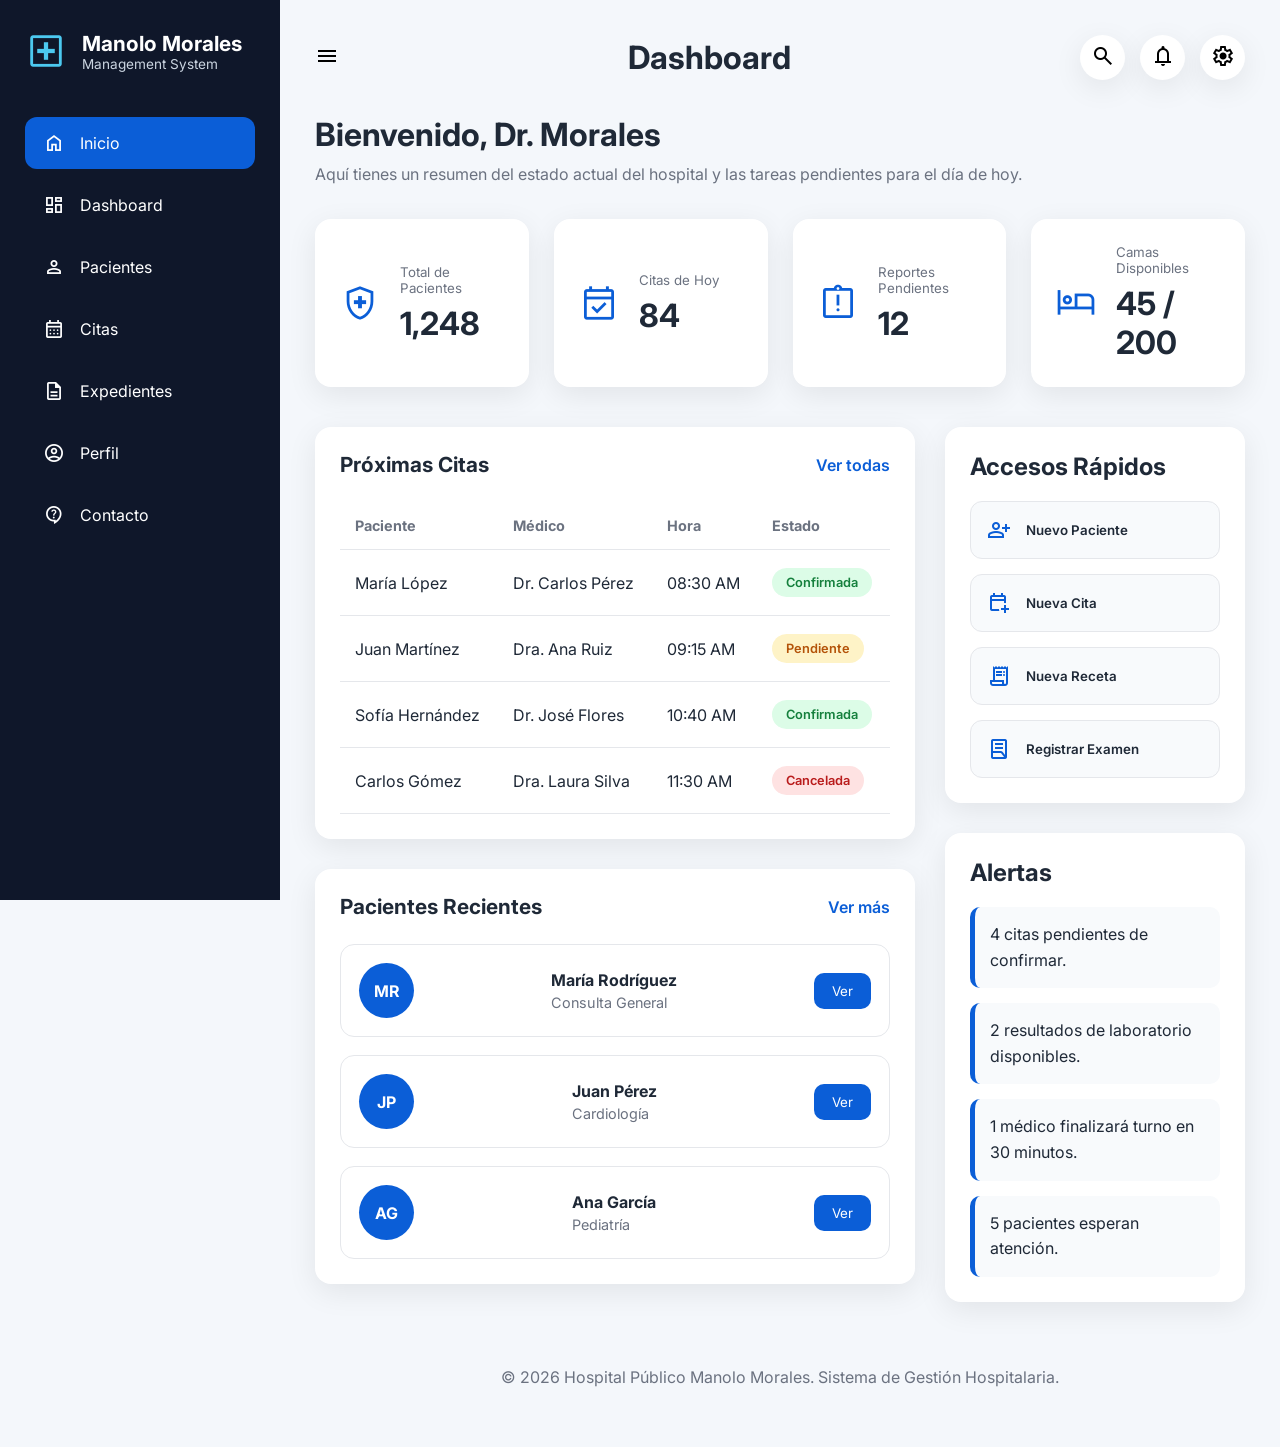
<file: assets/html/dashboard.html>
<!DOCTYPE html>
<html lang="es">

<head>

    <meta charset="UTF-8">

    <meta name="viewport"
          content="width=device-width, initial-scale=1.0">

    <title>Dashboard | Hospital Público Manolo Morales</title>

    <!-- Google Fonts -->

    <link rel="preconnect"
          href="https://fonts.googleapis.com">

    <link rel="preconnect"
          href="https://fonts.gstatic.com"
          crossorigin>

    <link href="https://fonts.googleapis.com/css2?family=Inter:wght@400;500;600;700&display=swap"
          rel="stylesheet">

    <!-- Material Symbols -->

    <link href="https://fonts.googleapis.com/css2?family=Material+Symbols+Outlined"
          rel="stylesheet">

    <!-- CSS -->

    <link rel="stylesheet"
          href="/assets/css/dashboard.css">


</head>

<body>

<div class="dashboard">

    <!--====================================
                    SIDEBAR
    =====================================-->

    <aside class="sidebar">

        <div class="logo">

            <span class="material-symbols-outlined">

                local_hospital

            </span>

            <div>

                <h2>

                    Manolo Morales

                </h2>

                <p>

                    Management System

                </p>

            </div>

        </div>

        <nav>

            <ul>

                <li class="active">

                    <a href="#">

                        <span class="material-symbols-outlined">

                            home

                        </span>

                        Inicio

                    </a>

                </li>

                <li>

                    <a href="#">

                        <span class="material-symbols-outlined">

                            dashboard

                        </span>

                        Dashboard

                    </a>

                </li>

                <li>

                    <a href="#">

                        <span class="material-symbols-outlined">

                            person

                        </span>

                        Pacientes

                    </a>

                </li>

                <li>

                    <a href="#">

                        <span class="material-symbols-outlined">

                            calendar_month

                        </span>

                        Citas

                    </a>

                </li>

                <li>

                    <a href="#">

                        <span class="material-symbols-outlined">

                            description

                        </span>

                        Expedientes

                    </a>

                </li>

                <li>

                    <a href="#">

                        <span class="material-symbols-outlined">

                            account_circle

                        </span>

                        Perfil

                    </a>

                </li>

                <li>

                    <a href="#">

                        <span class="material-symbols-outlined">

                            contact_support

                        </span>

                        Contacto

                    </a>

                </li>

            </ul>

        </nav>

    </aside>

    <!--====================================
                  CONTENIDO
    =====================================-->

    <main class="content">

        <!-- Topbar -->

        <header class="topbar">

            <h1>

                Dashboard

            </h1>

            <div class="topbar-actions">

                <button>

                    <span class="material-symbols-outlined">

                        search

                    </span>

                </button>

                <button>

                    <span class="material-symbols-outlined">

                        notifications

                    </span>

                </button>

                <button>

                    <span class="material-symbols-outlined">

                        settings

                    </span>

                </button>

            </div>

        </header>

        <!-- Bienvenida -->

        <section class="welcome">

            <h2>

                Bienvenido, Dr. Morales

            </h2>

            <p>

                Aquí tienes un resumen del estado actual del hospital
                y las tareas pendientes para el día de hoy.

            </p>

        </section>

        <!-- Tarjetas -->

        <section class="stats">

            <article class="stat-card">

                <span class="material-symbols-outlined">

                    health_and_safety

                </span>

                <div>

                    <small>

                        Total de Pacientes

                    </small>

                    <h2>

                        1,248

                    </h2>

                </div>

            </article>

            <article class="stat-card">

                <span class="material-symbols-outlined">

                    event_available

                </span>

                <div>

                    <small>

                        Citas de Hoy

                    </small>

                    <h2>

                        84

                    </h2>

                </div>

            </article>

            <article class="stat-card">

                <span class="material-symbols-outlined">

                    assignment_late

                </span>

                <div>

                    <small>

                        Reportes Pendientes

                    </small>

                    <h2>

                        12

                    </h2>

                </div>

            </article>

            <article class="stat-card">

                <span class="material-symbols-outlined">

                    hotel

                </span>

                <div>

                    <small>

                        Camas Disponibles

                    </small>

                    <h2>

                        45 / 200

                    </h2>

                </div>

            </article>

        </section>

                <!--====================================
                CONTENIDO PRINCIPAL
        =====================================-->

        <section class="dashboard-content">

            <!--====================================
                    PANEL IZQUIERDO
            =====================================-->

            <div class="dashboard-main">

                <!-- Próximas citas -->

                <section class="panel">

                    <div class="panel-header">

                        <h2>

                            Próximas Citas

                        </h2>

                        <a href="#">

                            Ver todas

                        </a>

                    </div>

                    <table class="appointments-table">

                        <thead>

                            <tr>

                                <th>Paciente</th>
                                <th>Médico</th>
                                <th>Hora</th>
                                <th>Estado</th>

                            </tr>

                        </thead>

                        <tbody>

                            <tr>

                                <td>María López</td>

                                <td>Dr. Carlos Pérez</td>

                                <td>08:30 AM</td>

                                <td>

                                    <span class="badge confirmed">

                                        Confirmada

                                    </span>

                                </td>

                            </tr>

                            <tr>

                                <td>Juan Martínez</td>

                                <td>Dra. Ana Ruiz</td>

                                <td>09:15 AM</td>

                                <td>

                                    <span class="badge pending">

                                        Pendiente

                                    </span>

                                </td>

                            </tr>

                            <tr>

                                <td>Sofía Hernández</td>

                                <td>Dr. José Flores</td>

                                <td>10:40 AM</td>

                                <td>

                                    <span class="badge confirmed">

                                        Confirmada

                                    </span>

                                </td>

                            </tr>

                            <tr>

                                <td>Carlos Gómez</td>

                                <td>Dra. Laura Silva</td>

                                <td>11:30 AM</td>

                                <td>

                                    <span class="badge cancelled">

                                        Cancelada

                                    </span>

                                </td>

                            </tr>

                        </tbody>

                    </table>

                </section>

                <!-- Pacientes recientes -->

                <section class="panel">

                    <div class="panel-header">

                        <h2>

                            Pacientes Recientes

                        </h2>

                        <a href="#">

                            Ver más

                        </a>

                    </div>

                    <div class="patient-list">

                        <article class="patient-card">

                            <div class="patient-avatar">

                                MR

                            </div>

                            <div>

                                <h3>

                                    María Rodríguez

                                </h3>

                                <p>

                                    Consulta General

                                </p>

                            </div>

                            <button>

                                Ver

                            </button>

                        </article>

                        <article class="patient-card">

                            <div class="patient-avatar">

                                JP

                            </div>

                            <div>

                                <h3>

                                    Juan Pérez

                                </h3>

                                <p>

                                    Cardiología

                                </p>

                            </div>

                            <button>

                                Ver

                            </button>

                        </article>

                        <article class="patient-card">

                            <div class="patient-avatar">

                                AG

                            </div>

                            <div>

                                <h3>

                                    Ana García

                                </h3>

                                <p>

                                    Pediatría

                                </p>

                            </div>

                            <button>

                                Ver

                            </button>

                        </article>

                    </div>

                </section>

            </div>

            <!--====================================
                    PANEL DERECHO
            =====================================-->

            <aside class="dashboard-sidebar">

                <section class="panel">

                    <h2>

                        Accesos Rápidos

                    </h2>

                    <div class="quick-actions">

                        <button>

                            <span class="material-symbols-outlined">

                                person_add

                            </span>

                            Nuevo Paciente

                        </button>

                        <button>

                            <span class="material-symbols-outlined">

                                calendar_add_on

                            </span>

                            Nueva Cita

                        </button>

                        <button>

                            <span class="material-symbols-outlined">

                                receipt_long

                            </span>

                            Nueva Receta

                        </button>

                        <button>

                            <span class="material-symbols-outlined">

                                lab_profile

                            </span>

                            Registrar Examen

                        </button>

                    </div>

                </section>

                <section class="panel">

                    <h2>

                        Alertas

                    </h2>

                    <ul class="alerts">

                        <li>

                            4 citas pendientes de confirmar.

                        </li>

                        <li>

                            2 resultados de laboratorio disponibles.

                        </li>

                        <li>

                            1 médico finalizará turno en 30 minutos.

                        </li>

                        <li>

                            5 pacientes esperan atención.

                        </li>

                    </ul>

                </section>

            </aside>

        </section>

                <!--====================================
                    FOOTER
        =====================================-->

        <footer class="dashboard-footer">

            <p>

                © 2026 Hospital Público Manolo Morales.
                Sistema de Gestión Hospitalaria.

            </p>

        </footer>

    </main>

</div>

<!--====================================
            MODAL NUEVA CITA
=====================================-->

<div class="modal" id="appointmentModal">

    <div class="modal-content">

        <div class="modal-header">

            <h2>

                Nueva Cita

            </h2>

            <button class="close-modal">

                <span class="material-symbols-outlined">

                    close

                </span>

            </button>

        </div>

        <form class="appointment-form">

            <div class="form-group">

                <label>

                    Paciente

                </label>

                <input
                    type="text"
                    placeholder="Nombre del paciente">

            </div>

            <div class="form-group">

                <label>

                    Especialidad

                </label>

                <select>

                    <option>

                        Seleccionar

                    </option>

                    <option>

                        Medicina General

                    </option>

                    <option>

                        Pediatría

                    </option>

                    <option>

                        Cardiología

                    </option>

                    <option>

                        Ginecología

                    </option>

                </select>

            </div>

            <div class="form-row">

                <div class="form-group">

                    <label>

                        Fecha

                    </label>

                    <input type="date">

                </div>

                <div class="form-group">

                    <label>

                        Hora

                    </label>

                    <input type="time">

                </div>

            </div>

            <div class="form-group">

                <label>

                    Observaciones

                </label>

                <textarea
                    rows="4"
                    placeholder="Escriba alguna observación..."></textarea>

            </div>

            <div class="form-buttons">

                <button
                    type="button"
                    class="btn btn-secondary">

                    Cancelar

                </button>

                <button
                    type="submit"
                    class="btn btn-primary">

                    Guardar Cita

                </button>

            </div>

        </form>

    </div>

</div>

<script src="/assets/js/dashboard.js"></script>

</body>

</html>
</file>
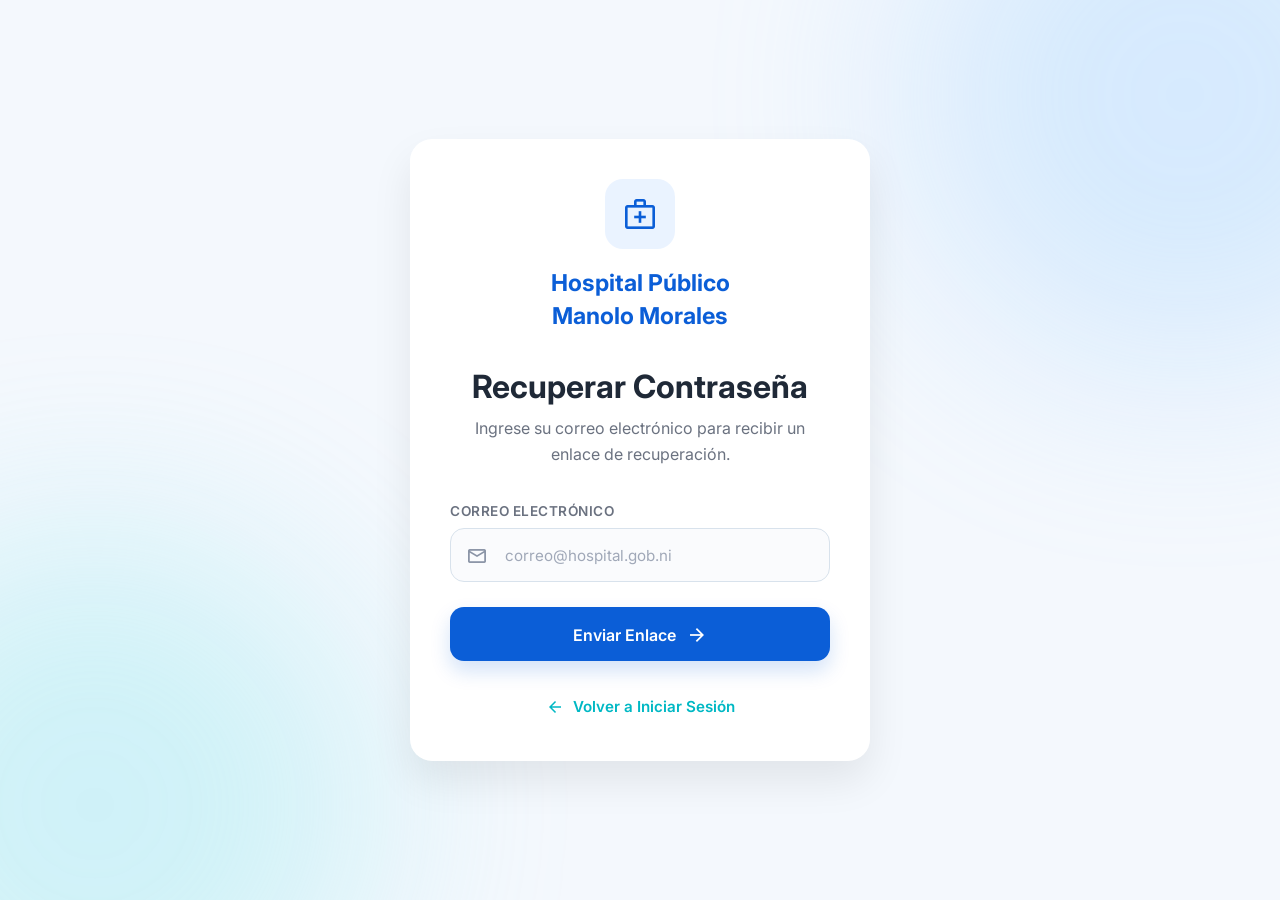
<file: assets/html/forgot-password.html>
<!DOCTYPE html>

<html lang="es">

<head>

    <meta charset="UTF-8">

    <meta name="viewport"
          content="width=device-width, initial-scale=1.0">

    <title>Recuperar Contraseña | Hospital Público Manolo Morales</title>

    <!-- Google Fonts -->

    <link rel="preconnect"
          href="https://fonts.googleapis.com">

    <link rel="preconnect"
          href="https://fonts.gstatic.com"
          crossorigin>

    <link href="https://fonts.googleapis.com/css2?family=Inter:wght@400;500;600;700&display=swap"
          rel="stylesheet">

    <!-- Material Symbols -->

    <link href="https://fonts.googleapis.com/css2?family=Material+Symbols+Outlined"
          rel="stylesheet">

    <!-- CSS -->

    <link rel="stylesheet"
          href="/assets/css/forgot-password.css">

</head>

<body>

    <!--==================================
            FONDO
    ===================================-->

    <div class="background">

        <div class="background-circle circle-1"></div>

        <div class="background-circle circle-2"></div>

    </div>

    <!--==================================
            RECUPERAR CONTRASEÑA
    ===================================-->

    <main class="forgot-container">

        <section class="forgot-card">

            <!-- Logo -->

            <div class="forgot-logo">

                <div class="logo-icon">

                    <span class="material-symbols-outlined">

                        medical_services

                    </span>

                </div>

                <h2>

                    Hospital Público<br>
                    Manolo Morales

                </h2>

            </div>

            <!-- Encabezado -->

            <header class="forgot-header">

                <h1>

                    Recuperar Contraseña

                </h1>

                <p>

                    Ingrese su correo electrónico para recibir un enlace de recuperación.

                </p>

            </header>

            <!-- Formulario -->

            <form
                id="forgotForm"
                class="forgot-form">

                <div class="form-group">

                    <label for="email">

                        Correo Electrónico

                    </label>

                    <div class="input-group">

                        <span class="material-symbols-outlined">

                            mail

                        </span>

                        <input
                            type="email"
                            id="email"
                            name="email"
                            placeholder="correo@hospital.gob.ni"
                            required>

                    </div>

                </div>

                <button
                    type="submit"
                    class="btn-send">

                    Enviar Enlace

                    <span class="material-symbols-outlined">

                        arrow_forward

                    </span>

                </button>

                                <!--==================================
                        BOTÓN
                ==================================-->

            </form>

            <!--==================================
                    FOOTER
            ==================================-->

            <footer class="forgot-footer">

                <a href="login.html">

                    <span class="material-symbols-outlined">

                        arrow_back

                    </span>

                    Volver a Iniciar Sesión

                </a>

            </footer>

        </section>

    </main>

    <script src="/assets/js/forgot-password.js"></script>

</body>

</html>
</file>
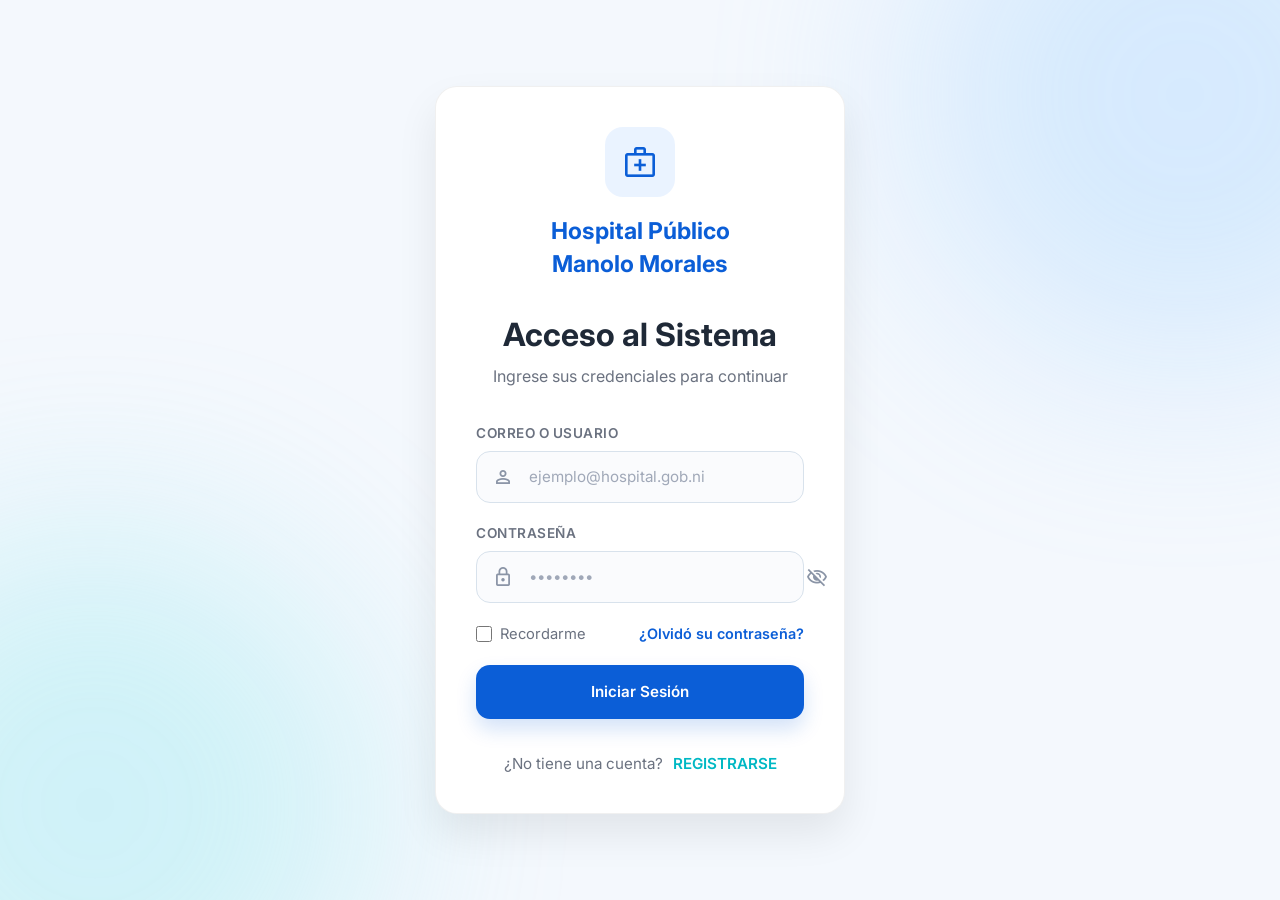
<file: assets/html/login.html>
<!DOCTYPE html>

<html lang="es">

<head>

    <meta charset="UTF-8">

    <meta name="viewport"
          content="width=device-width, initial-scale=1.0">

    <title>Iniciar Sesión | Hospital Público Manolo Morales</title>

    <!-- Google Fonts -->

    <link rel="preconnect"
          href="https://fonts.googleapis.com">

    <link rel="preconnect"
          href="https://fonts.gstatic.com"
          crossorigin>

    <link href="https://fonts.googleapis.com/css2?family=Inter:wght@400;500;600;700&display=swap"
          rel="stylesheet">

    <!-- Material Symbols -->

    <link href="https://fonts.googleapis.com/css2?family=Material+Symbols+Outlined"
          rel="stylesheet">

    <!-- CSS -->

    <link rel="stylesheet"
          href="/assets/css/login.css">

</head>

<body>

    <!--==================================
            FONDO DECORATIVO
    ===================================-->

    <div class="background">

        <div class="background-circle circle-1"></div>

        <div class="background-circle circle-2"></div>

    </div>

    <!--==================================
            LOGIN
    ===================================-->

    <main class="login-container">

        <section class="login-card">

            <!-- Logo -->

            <div class="login-logo">

                <div class="logo-icon">

                    <span class="material-symbols-outlined">

                        medical_services

                    </span>

                </div>

                <h2>

                    Hospital Público<br>
                    Manolo Morales

                </h2>

            </div>

            <!-- Encabezado -->

            <header class="login-header">

                <h1>

                    Acceso al Sistema

                </h1>

                <p>

                    Ingrese sus credenciales para continuar

                </p>

            </header>

            <!-- Formulario -->

            <form
                class="login-form"
                id="loginForm">

                <!-- Usuario -->

                <div class="form-group">

                    <label for="username">

                        Correo o Usuario

                    </label>

                    <div class="input-group">

                        <span class="material-symbols-outlined">

                            person

                        </span>

                        <input
                            type="text"
                            id="username"
                            name="username"
                            placeholder="ejemplo@hospital.gob.ni"
                            required>

                    </div>

                </div>

                <!-- Contraseña -->

                <div class="form-group">

                    <label for="password">

                        Contraseña

                    </label>

                    <div class="input-group">

                        <span class="material-symbols-outlined">

                            lock

                        </span>

                        <input
                            type="password"
                            id="password"
                            name="password"
                            placeholder="••••••••"
                            required>

                        <button
                            type="button"
                            id="togglePassword"
                            class="password-toggle">

                            <span class="material-symbols-outlined">

                                visibility_off

                            </span>

                        </button>

                    </div>

                </div>

                                <!--==================================
                        OPCIONES
                ===================================-->

                <div class="form-options">

                    <label class="remember-me">

                        <input
                            type="checkbox"
                            id="remember"
                            name="remember">

                        <span>

                            Recordarme

                        </span>

                    </label>

                    <a href="/assets/html/forgot-password.html">

                        ¿Olvidó su contraseña?

                    </a>

                </div>

                <!--==================================
                        BOTÓN
                ===================================-->

                <button
                    type="submit"
                    class="btn-login">

                    Iniciar Sesión

                </button>

            </form>

            <!--==================================
                    REGISTRO
            ===================================-->

            <footer class="login-footer">

                <p>

                    ¿No tiene una cuenta?

                    <a href="/assets/html/register.html">

                        Registrarse

                    </a>

                </p>

            </footer>

        </section>

    </main>

    <script src="/assets/js/login.js"></script>

</body>

</html>
</file>
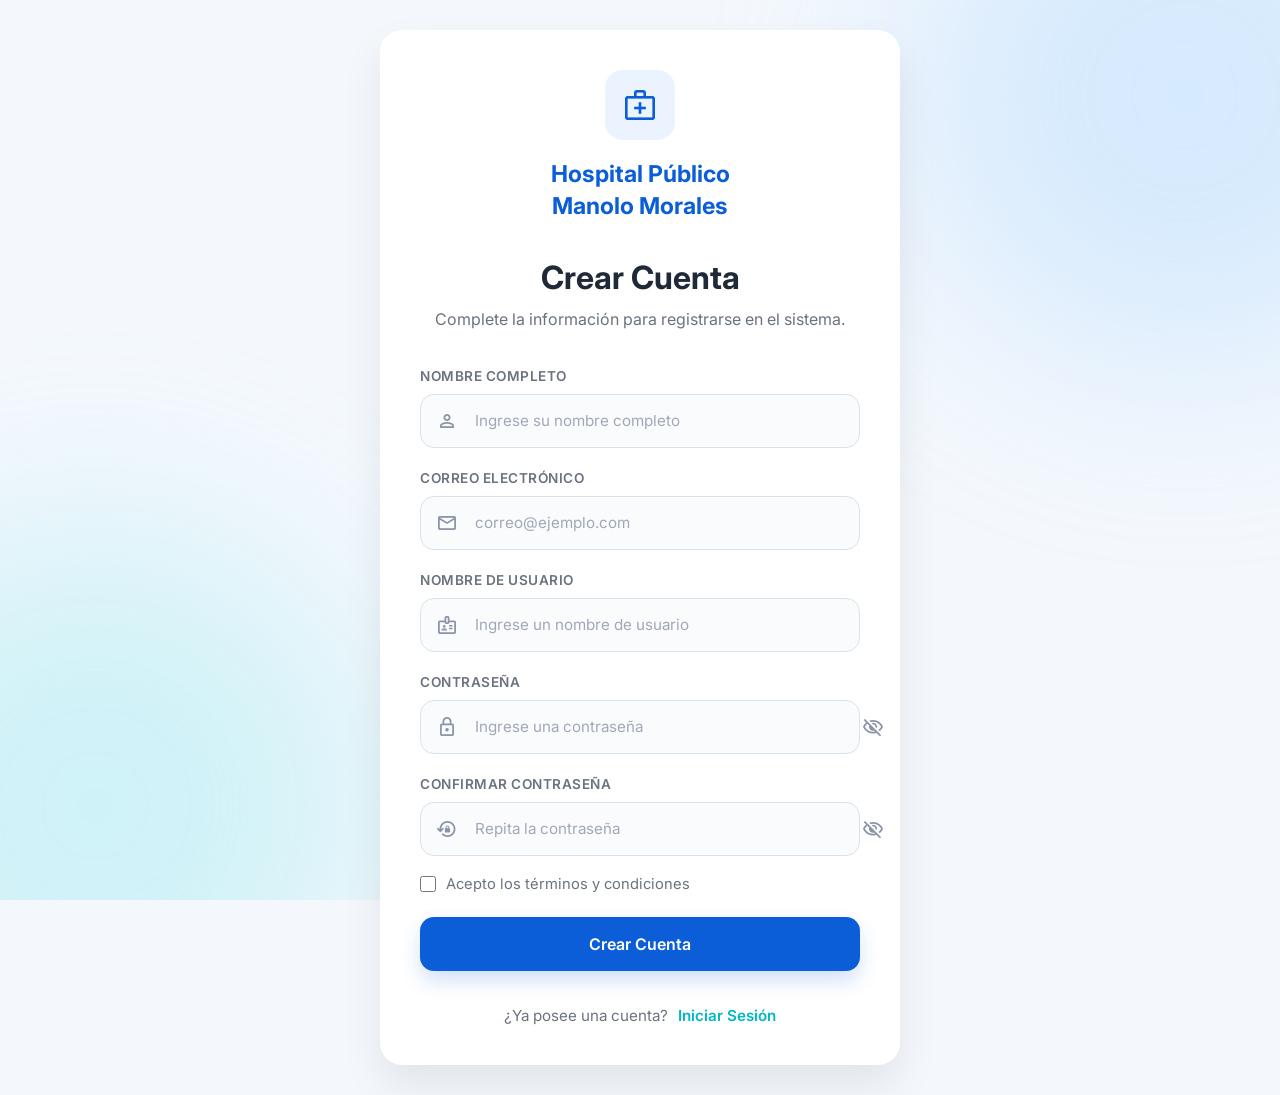
<file: assets/html/register.html>
<!DOCTYPE html>

<html lang="es">

<head>

    <meta charset="UTF-8">

    <meta name="viewport"
          content="width=device-width, initial-scale=1.0">

    <title>Crear Cuenta | Hospital Público Manolo Morales</title>

    <!-- Google Fonts -->

    <link rel="preconnect"
          href="https://fonts.googleapis.com">

    <link rel="preconnect"
          href="https://fonts.gstatic.com"
          crossorigin>

    <link href="https://fonts.googleapis.com/css2?family=Inter:wght@400;500;600;700&display=swap"
          rel="stylesheet">

    <!-- Material Symbols -->

    <link href="https://fonts.googleapis.com/css2?family=Material+Symbols+Outlined"
          rel="stylesheet">

    <!-- CSS -->

    <link rel="stylesheet"
          href="/assets/css/register.css">

</head>

<body>

    <!--==================================
            FONDO
    ===================================-->

    <div class="background">

        <div class="background-circle circle-1"></div>

        <div class="background-circle circle-2"></div>

    </div>

    <!--==================================
            REGISTRO
    ===================================-->

    <main class="register-container">

        <section class="register-card">

            <!-- Logo -->

            <div class="register-logo">

                <div class="logo-icon">

                    <span class="material-symbols-outlined">

                        medical_services

                    </span>

                </div>

                <h2>

                    Hospital Público<br>
                    Manolo Morales

                </h2>

            </div>

            <!-- Encabezado -->

            <header class="register-header">

                <h1>

                    Crear Cuenta

                </h1>

                <p>

                    Complete la información para registrarse en el sistema.

                </p>

            </header>

            <!-- Formulario -->

            <form
                id="registerForm"
                class="register-form">

                <!-- Nombre -->

                <div class="form-group">

                    <label for="name">

                        Nombre Completo

                    </label>

                    <div class="input-group">

                        <span class="material-symbols-outlined">

                            person

                        </span>

                        <input
                            type="text"
                            id="name"
                            name="name"
                            placeholder="Ingrese su nombre completo"
                            required>

                    </div>

                </div>

                <!-- Correo -->

                <div class="form-group">

                    <label for="email">

                        Correo Electrónico

                    </label>

                    <div class="input-group">

                        <span class="material-symbols-outlined">

                            mail

                        </span>

                        <input
                            type="email"
                            id="email"
                            name="email"
                            placeholder="correo@ejemplo.com"
                            required>

                    </div>

                </div>

                                <!-- Usuario -->

                <div class="form-group">

                    <label for="username">

                        Nombre de Usuario

                    </label>

                    <div class="input-group">

                        <span class="material-symbols-outlined">

                            badge

                        </span>

                        <input
                            type="text"
                            id="username"
                            name="username"
                            placeholder="Ingrese un nombre de usuario"
                            required>

                    </div>

                </div>

                <!-- Contraseña -->

                <div class="form-group">

                    <label for="password">

                        Contraseña

                    </label>

                    <div class="input-group">

                        <span class="material-symbols-outlined">

                            lock

                        </span>

                        <input
                            type="password"
                            id="password"
                            name="password"
                            placeholder="Ingrese una contraseña"
                            required>

                        <button
                            type="button"
                            class="password-toggle"
                            id="togglePassword">

                            <span class="material-symbols-outlined">

                                visibility_off

                            </span>

                        </button>

                    </div>

                </div>

                <!-- Confirmar contraseña -->

                <div class="form-group">

                    <label for="confirmPassword">

                        Confirmar Contraseña

                    </label>

                    <div class="input-group">

                        <span class="material-symbols-outlined">

                            lock_reset

                        </span>

                        <input
                            type="password"
                            id="confirmPassword"
                            name="confirmPassword"
                            placeholder="Repita la contraseña"
                            required>

                        <button
                            type="button"
                            class="password-toggle"
                            id="toggleConfirmPassword">

                            <span class="material-symbols-outlined">

                                visibility_off

                            </span>

                        </button>

                    </div>

                </div>

                <!-- Términos -->

                <div class="form-options">

                    <label class="remember-me">

                        <input
                            type="checkbox"
                            id="terms"
                            required>

                        <span>

                            Acepto los términos y condiciones

                        </span>

                    </label>

                </div>

                <!-- Botón -->

                <button
                    type="submit"
                    class="btn-register">

                    Crear Cuenta

                </button>

            </form>

            <footer class="register-footer">

                <p>

                    ¿Ya posee una cuenta?

                    <a href="login.html">

                        Iniciar Sesión

                    </a>

                </p>

            </footer>

        </section>

    </main>

    <script src="/assets/js/register.js"></script>

</body>

</html>
</file>
<file: assets/css/dashboard.css>
/*==================================================
                    VARIABLES
==================================================*/

:root{

    --primary:#0B5ED7;
    --primary-dark:#0848A7;

    --secondary:#00B8C4;

    --background:#F4F7FB;

    --surface:#FFFFFF;

    --text:#1F2937;

    --text-light:#6B7280;

    --border:#E5E7EB;

    --success:#22C55E;

    --warning:#F59E0B;

    --danger:#EF4444;

    --shadow:0 8px 30px rgba(0,0,0,.08);

    --radius:16px;

    --transition:.3s ease;

}

/*==================================================
                    RESET
==================================================*/

*{

    margin:0;

    padding:0;

    box-sizing:border-box;

}

body{

    font-family:'Inter',sans-serif;

    background:var(--background);

    color:var(--text);

}

button{

    border:none;

    background:none;

    cursor:pointer;

    font-family:inherit;

}

a{

    text-decoration:none;

    color:inherit;

}

ul{

    list-style:none;

}

/*==================================================
                DASHBOARD
==================================================*/

.dashboard{

    display:grid;

    grid-template-columns:280px 1fr;

    min-height:100vh;

}

/*==================================================
                SIDEBAR
==================================================*/

.sidebar{

    background:#0F172A;

    color:white;

    padding:30px 25px;

    position:sticky;

    top:0;

    height:100vh;

}

.logo{

    display:flex;

    align-items:center;

    gap:15px;

    margin-bottom:45px;

}

.logo span{

    font-size:42px;

    color:#4CC9F0;

}

.logo h2{

    font-size:1.3rem;

}

.logo p{

    color:#CBD5E1;

    font-size:.85rem;

}

.sidebar nav ul{

    display:flex;

    flex-direction:column;

    gap:10px;

}

.sidebar li a{

    display:flex;

    align-items:center;

    gap:15px;

    padding:15px 18px;

    border-radius:12px;

    transition:var(--transition);

}

.sidebar li span{

    font-size:22px;

}

.sidebar li:hover a{

    background:rgba(255,255,255,.08);

}

.sidebar li.active a{

    background:var(--primary);

}

/*==================================================
                CONTENT
==================================================*/

.content{

    padding:35px;

}

/*==================================================
                TOPBAR
==================================================*/

.topbar{

    display:flex;

    justify-content:space-between;

    align-items:center;

    margin-bottom:35px;

}

.topbar h1{

    font-size:2rem;

}

.topbar-actions{

    display:flex;

    gap:15px;

}

.topbar-actions button{

    width:45px;

    height:45px;

    border-radius:50%;

    background:white;

    box-shadow:var(--shadow);

    transition:var(--transition);

}

.topbar-actions button:hover{

    background:var(--primary);

    color:white;

}

/*==================================================
                BIENVENIDA
==================================================*/

.welcome{

    margin-bottom:35px;

}

.welcome h2{

    font-size:2rem;

    margin-bottom:10px;

}

.welcome p{

    color:var(--text-light);

}

/*==================================================
            TARJETAS DE ESTADÍSTICAS
==================================================*/

.stats{

    display:grid;

    grid-template-columns:repeat(4,1fr);

    gap:25px;

    margin-bottom:40px;

}

.stat-card{

    background:var(--surface);

    border-radius:var(--radius);

    padding:25px;

    display:flex;

    align-items:center;

    gap:20px;

    box-shadow:var(--shadow);

    transition:var(--transition);

}

.stat-card:hover{

    transform:translateY(-5px);

}

.stat-card span{

    font-size:40px;

    color:var(--primary);

}

.stat-card small{

    display:block;

    color:var(--text-light);

    margin-bottom:8px;

}

.stat-card h2{

    font-size:2rem;

}

/*==================================================
            CONTENIDO PRINCIPAL
==================================================*/

.dashboard-content{

    display:grid;

    grid-template-columns:2fr 1fr;

    gap:30px;

    align-items:start;

}

.dashboard-main{

    display:flex;

    flex-direction:column;

    gap:30px;

}

.dashboard-sidebar{

    display:flex;

    flex-direction:column;

    gap:30px;

}

/*==================================================
                PANELES
==================================================*/

.panel{

    background:var(--surface);

    border-radius:var(--radius);

    padding:25px;

    box-shadow:var(--shadow);

}

.panel-header{

    display:flex;

    justify-content:space-between;

    align-items:center;

    margin-bottom:25px;

}

.panel-header h2{

    font-size:1.3rem;

}

.panel-header a{

    color:var(--primary);

    font-weight:600;

}

/*==================================================
            TABLA DE CITAS
==================================================*/

.appointments-table{

    width:100%;

    border-collapse:collapse;

}

.appointments-table th{

    text-align:left;

    padding:15px;

    color:var(--text-light);

    font-size:.9rem;

    border-bottom:1px solid var(--border);

}

.appointments-table td{

    padding:18px 15px;

    border-bottom:1px solid var(--border);

}

.appointments-table tbody tr{

    transition:var(--transition);

}

.appointments-table tbody tr:hover{

    background:#F8FAFC;

}

/*==================================================
                BADGES
==================================================*/

.badge{

    display:inline-block;

    padding:7px 14px;

    border-radius:50px;

    font-size:.8rem;

    font-weight:600;

}

.confirmed{

    background:#DCFCE7;

    color:#15803D;

}

.pending{

    background:#FEF3C7;

    color:#B45309;

}

.cancelled{

    background:#FEE2E2;

    color:#B91C1C;

}

/*==================================================
            PACIENTES RECIENTES
==================================================*/

.patient-list{

    display:flex;

    flex-direction:column;

    gap:18px;

}

.patient-card{

    display:flex;

    align-items:center;

    justify-content:space-between;

    gap:18px;

    padding:18px;

    border:1px solid var(--border);

    border-radius:14px;

    transition:var(--transition);

}

.patient-card:hover{

    background:#F8FAFC;

}

.patient-avatar{

    width:55px;

    height:55px;

    border-radius:50%;

    background:var(--primary);

    color:white;

    display:flex;

    align-items:center;

    justify-content:center;

    font-weight:700;

    flex-shrink:0;

}

.patient-card h3{

    font-size:1rem;

    margin-bottom:4px;

}

.patient-card p{

    color:var(--text-light);

    font-size:.9rem;

}

.patient-card button{

    background:var(--primary);

    color:white;

    padding:10px 18px;

    border-radius:10px;

    transition:var(--transition);

}

.patient-card button:hover{

    background:var(--primary-dark);

}

/*==================================================
                ACCESOS RÁPIDOS
==================================================*/

.quick-actions{

    display:grid;

    grid-template-columns:1fr;

    gap:15px;

    margin-top:20px;

}

.quick-actions button{

    display:flex;

    align-items:center;

    gap:15px;

    width:100%;

    padding:16px;

    background:#F8FAFC;

    border:1px solid var(--border);

    border-radius:12px;

    transition:var(--transition);

    color:var(--text);

    font-weight:600;

}

.quick-actions button span{

    color:var(--primary);

}

.quick-actions button:hover{

    background:var(--primary);

    color:#fff;

}

.quick-actions button:hover span{

    color:#fff;

}

/*==================================================
                    ALERTAS
==================================================*/

.alerts{

    display:flex;

    flex-direction:column;

    gap:15px;

    margin-top:20px;

}

.alerts li{

    padding:15px;

    border-left:5px solid var(--primary);

    background:#F8FAFC;

    border-radius:10px;

    color:var(--text);

    line-height:1.6;

}

/*==================================================
                    MODAL
==================================================*/

.modal{

    position:fixed;

    inset:0;

    background:rgba(0,0,0,.45);

    display:none;

    justify-content:center;

    align-items:center;

    padding:20px;

    z-index:2000;

}

.modal.active{

    display:flex;

}

.modal-content{

    width:100%;

    max-width:650px;

    background:#fff;

    border-radius:18px;

    box-shadow:var(--shadow);

    overflow:hidden;

}

.modal-header{

    display:flex;

    justify-content:space-between;

    align-items:center;

    padding:22px 25px;

    border-bottom:1px solid var(--border);

}

.close-modal{

    width:40px;

    height:40px;

    border-radius:50%;

    transition:var(--transition);

}

.close-modal:hover{

    background:#EEF2F7;

}

/*==================================================
                    FORMULARIO
==================================================*/

.appointment-form{

    padding:25px;

}

.form-group{

    display:flex;

    flex-direction:column;

    margin-bottom:20px;

}

.form-group label{

    margin-bottom:8px;

    font-weight:600;

}

.form-group input,

.form-group select,

.form-group textarea{

    width:100%;

    padding:14px;

    border:1px solid var(--border);

    border-radius:12px;

    outline:none;

    font-family:inherit;

    transition:var(--transition);

}

.form-group input:focus,

.form-group select:focus,

.form-group textarea:focus{

    border-color:var(--primary);

}

.form-row{

    display:grid;

    grid-template-columns:1fr 1fr;

    gap:20px;

}

.form-buttons{

    display:flex;

    justify-content:flex-end;

    gap:15px;

    margin-top:10px;

}

/*==================================================
                    BOTONES
==================================================*/

.btn{

    padding:14px 28px;

    border-radius:12px;

    font-weight:600;

    transition:var(--transition);

}

.btn-primary{

    background:var(--primary);

    color:#fff;

}

.btn-primary:hover{

    background:var(--primary-dark);

}

.btn-secondary{

    background:#EEF2F7;

    color:var(--text);

}

.btn-secondary:hover{

    background:#DCE5F0;

}

/*==================================================
                    FOOTER
==================================================*/

.dashboard-footer{

    margin-top:40px;

    text-align:center;

    color:var(--text-light);

    padding:25px 0;

}

/*==================================================
                    ANIMACIONES
==================================================*/

@keyframes fadeUp{

    from{

        opacity:0;

        transform:translateY(25px);

    }

    to{

        opacity:1;

        transform:translateY(0);

    }

}

.panel,

.stat-card{

    animation:fadeUp .6s ease;

}

/*==================================================
                    UTILIDADES JS
==================================================*/

.hidden{

    opacity:0;

    transform:translateY(30px);

    transition:.5s ease;

}

.show{

    opacity:1;

    transform:translateY(0);

}

.sidebar li a,

.quick-actions button,

.patient-card,

.stat-card,

.panel,

.btn{

    transition:all .3s ease;

}

/*==================================================
                    SCROLLBAR
==================================================*/

::-webkit-scrollbar{

    width:10px;

}

::-webkit-scrollbar-thumb{

    background:var(--primary);

    border-radius:10px;

}

::-webkit-scrollbar-track{

    background:#EEF2F7;

}

/*==================================================
                    RESPONSIVE
==================================================*/

/*=========================
        1200px
=========================*/

@media (max-width:1200px){

    .content{

        padding:30px;

    }

}

/*=========================
        992px
=========================*/

@media (max-width:992px){

    .dashboard{

        grid-template-columns:230px 1fr;

    }

    .stats{

        grid-template-columns:repeat(2,1fr);

    }

    .dashboard-content{

        grid-template-columns:1fr;

    }

    .dashboard-sidebar{

        order:-1;

    }

}

/*=========================
        768px
=========================*/

@media (max-width:768px){

    .dashboard{

        grid-template-columns:1fr;

    }

    .sidebar{

        position:fixed;

        top:0;

        left:-280px;

        width:280px;

        height:100vh;

        z-index:1000;

        transition:.3s ease;

    }

    .sidebar.active{

        left:0;

    }

    .content{

        padding:25px;

    }

    .topbar{

        flex-direction:column;

        align-items:flex-start;

        gap:20px;

    }

    .topbar-actions{

        width:100%;

        justify-content:flex-end;

    }

    .welcome h2{

        font-size:1.7rem;

    }

    .stats{

        grid-template-columns:1fr;

    }

    .appointments-table{

        display:block;

        width:100%;

        overflow-x:auto;

        white-space:nowrap;

    }

    .form-row{

        grid-template-columns:1fr;

    }

    .form-buttons{

        flex-direction:column-reverse;

    }

    .btn{

        width:100%;

    }

}

/*=========================
        576px
=========================*/

@media (max-width:576px){

    .content{

        padding:18px;

    }

    .panel{

        padding:18px;

    }

    .stat-card{

        flex-direction:column;

        text-align:center;

    }

    .patient-card{

        flex-direction:column;

        align-items:center;

        text-align:center;

    }

    .patient-card button{

        width:100%;

    }

    .quick-actions button{

        justify-content:center;

    }

    .topbar h1{

        font-size:1.6rem;

    }

    .welcome h2{

        font-size:1.5rem;

    }

    .modal-content{

        max-width:100%;

    }

}

/*=========================
        400px
=========================*/

@media (max-width:400px){

    .content{

        padding:15px;

    }

    .panel{

        padding:15px;

    }

    .logo h2{

        font-size:1.1rem;

    }

    .logo p{

        font-size:.8rem;

    }

    .stat-card h2{

        font-size:1.6rem;

    }

    .topbar-actions{

        gap:10px;

    }

    .topbar-actions button{

        width:40px;

        height:40px;

    }

}
</file>
<file: assets/css/forgot-password.css>
/*==================================================
                    VARIABLES
==================================================*/

:root{

    --primary:#0B5ED7;

    --primary-dark:#0848A7;

    --secondary:#00B8C4;

    --background:#F4F8FD;

    --surface:#FFFFFF;

    --text:#1F2937;

    --text-light:#6B7280;

    --border:#D8E2EC;

    --shadow:0 20px 40px rgba(0,0,0,.08);

    --radius:18px;

    --transition:.3s ease;

}

/*==================================================
                    RESET
==================================================*/

*{

    margin:0;

    padding:0;

    box-sizing:border-box;

}

body{

    font-family:"Inter",sans-serif;

    background:var(--background);

    color:var(--text);

    min-height:100vh;

    display:flex;

    justify-content:center;

    align-items:center;

    padding:30px;

    overflow:hidden;

}

button{

    border:none;

    background:none;

    cursor:pointer;

    font-family:inherit;

}

input{

    font-family:inherit;

}

a{

    text-decoration:none;

}

/*==================================================
                FONDO
==================================================*/

.background{

    position:fixed;

    inset:0;

    overflow:hidden;

    z-index:-1;

}

.background-circle{

    position:absolute;

    width:550px;

    height:550px;

    border-radius:50%;

    filter:blur(100px);

    opacity:.35;

}

.circle-1{

    top:-180px;

    right:-180px;

    background:#9FD1FF;

}

.circle-2{

    left:-180px;

    bottom:-180px;

    background:#8CE7EF;

}

/*==================================================
                CONTENEDOR
==================================================*/

.forgot-container{

    width:100%;

    max-width:460px;

}

.forgot-card{

    background:var(--surface);

    border-radius:22px;

    padding:40px;

    box-shadow:var(--shadow);

}

/*==================================================
                    LOGO
==================================================*/

.forgot-logo{

    display:flex;

    flex-direction:column;

    align-items:center;

    margin-bottom:35px;

}

.logo-icon{

    width:70px;

    height:70px;

    background:#EAF3FF;

    border-radius:18px;

    display:flex;

    justify-content:center;

    align-items:center;

    margin-bottom:18px;

}

.logo-icon span{

    color:var(--primary);

    font-size:36px;

}

.forgot-logo h2{

    text-align:center;

    color:var(--primary);

    font-size:1.45rem;

    line-height:1.4;

}

/*==================================================
                ENCABEZADO
==================================================*/

.forgot-header{

    text-align:center;

    margin-bottom:35px;

}

.forgot-header h1{

    font-size:2rem;

    margin-bottom:10px;

}

.forgot-header p{

    color:var(--text-light);

    line-height:1.6;

}

/*==================================================
                FORMULARIO
==================================================*/

.forgot-form{

    display:flex;

    flex-direction:column;

    gap:25px;

}

/*==================================================
                CAMPOS
==================================================*/

.form-group{

    display:flex;

    flex-direction:column;

    gap:10px;

}

.form-group label{

    font-size:.85rem;

    font-weight:600;

    color:var(--text-light);

    text-transform:uppercase;

    letter-spacing:.5px;

}

/*==================================================
                    INPUT
==================================================*/

.input-group{

    position:relative;

    display:flex;

    align-items:center;

}

.input-group span{

    position:absolute;

    left:16px;

    color:#8A94A6;

    font-size:22px;

}

.input-group input{

    width:100%;

    height:54px;

    padding:0 18px 0 54px;

    border:1px solid var(--border);

    border-radius:14px;

    background:#FAFBFD;

    color:var(--text);

    font-size:.95rem;

    transition:var(--transition);

}

.input-group input::placeholder{

    color:#A0A8B8;

}

.input-group input:focus{

    outline:none;

    border-color:var(--primary);

    background:#FFFFFF;

    box-shadow:0 0 0 3px rgba(11,94,215,.10);

}

/*==================================================
                    BOTÓN
==================================================*/

.btn-send{

    display:flex;

    justify-content:center;

    align-items:center;

    gap:10px;

    width:100%;

    height:54px;

    border-radius:14px;

    background:var(--primary);

    color:#FFFFFF;

    font-size:1rem;

    font-weight:600;

    box-shadow:0 10px 20px rgba(11,94,215,.18);

    transition:var(--transition);

}

.btn-send span{

    font-size:22px;

    transition:var(--transition);

}

.btn-send:hover{

    background:var(--primary-dark);

    transform:translateY(-2px);

}

.btn-send:hover span{

    transform:translateX(4px);

}

.btn-send:active{

    transform:scale(.98);

}

/*==================================================
                    FOOTER
==================================================*/

.forgot-footer{

    margin-top:35px;

    text-align:center;

}

.forgot-footer a{

    display:inline-flex;

    align-items:center;

    gap:8px;

    color:var(--secondary);

    font-size:.95rem;

    font-weight:600;

    transition:var(--transition);

}

.forgot-footer a span{

    font-size:20px;

    transition:var(--transition);

}

.forgot-footer a:hover{

    color:var(--primary);

}

.forgot-footer a:hover span{

    transform:translateX(-4px);

}

/*==================================================
                ANIMACIONES
==================================================*/

@keyframes fadeUp{

    from{

        opacity:0;

        transform:translateY(30px);

    }

    to{

        opacity:1;

        transform:translateY(0);

    }

}

.forgot-card{

    animation:fadeUp .7s ease;

}

/*==================================================
                UTILIDADES JS
==================================================*/

.input-error{

    border-color:#DC2626 !important;

    box-shadow:0 0 0 3px rgba(220,38,38,.12);

}

.hidden{

    opacity:0;

    transform:translateY(20px);

}

.show{

    opacity:1;

    transform:translateY(0);

    transition:.5s ease;

}

/*==================================================
                SCROLLBAR
==================================================*/

::-webkit-scrollbar{

    width:10px;

}

::-webkit-scrollbar-track{

    background:#EEF2F7;

}

::-webkit-scrollbar-thumb{

    background:var(--primary);

    border-radius:20px;

}

::-webkit-scrollbar-thumb:hover{

    background:var(--primary-dark);

}

/*==================================================
                SELECCIÓN
==================================================*/

::selection{

    background:var(--primary);

    color:#FFFFFF;

}

/*==================================================
                RESPONSIVE
==================================================*/

@media (max-width:768px){

    body{

        padding:20px;

    }

    .forgot-container{

        max-width:100%;

    }

    .forgot-card{

        padding:30px 25px;

    }

    .forgot-header h1{

        font-size:1.7rem;

    }

}

@media (max-width:480px){

    .forgot-card{

        padding:25px 20px;

        border-radius:18px;

    }

    .logo-icon{

        width:60px;

        height:60px;

    }

    .logo-icon span{

        font-size:30px;

    }

    .forgot-logo h2{

        font-size:1.25rem;

    }

    .forgot-header h1{

        font-size:1.5rem;

    }

    .forgot-header p{

        font-size:.9rem;

    }

    .input-group input{

        height:50px;

        font-size:.9rem;

    }

    .btn-send{

        height:50px;

        font-size:.95rem;

    }

}
</file>
<file: assets/css/login.css>
/*==================================================
                    VARIABLES
==================================================*/

:root{

    --primary:#0B5ED7;

    --primary-dark:#0848A7;

    --secondary:#00B8C4;

    --background:#F4F8FD;

    --surface:#FFFFFF;

    --text:#1F2937;

    --text-light:#6B7280;

    --border:#D8E2EC;

    --shadow:0 20px 40px rgba(0,0,0,.08);

    --radius:18px;

    --transition:.3s ease;

}

/*==================================================
                    RESET
==================================================*/

*{

    margin:0;

    padding:0;

    box-sizing:border-box;

}

body{

    font-family:"Inter",sans-serif;

    background:var(--background);

    color:var(--text);

    min-height:100vh;

    display:flex;

    justify-content:center;

    align-items:center;

    overflow:hidden;

}

button{

    border:none;

    background:none;

    cursor:pointer;

    font-family:inherit;

}

input{

    font-family:inherit;

}

a{

    text-decoration:none;

}

img{

    max-width:100%;

}

/*==================================================
            FONDO DECORATIVO
==================================================*/

.background{

    position:fixed;

    inset:0;

    overflow:hidden;

    z-index:-1;

}

.background-circle{

    position:absolute;

    width:550px;

    height:550px;

    border-radius:50%;

    filter:blur(100px);

    opacity:.35;

}

.circle-1{

    top:-180px;

    right:-180px;

    background:#9FD1FF;

}

.circle-2{

    left:-180px;

    bottom:-180px;

    background:#8CE7EF;

}

/*==================================================
            CONTENEDOR
==================================================*/

.login-container{

    width:100%;

    max-width:460px;

    padding:25px;

}

.login-card{

    background:var(--surface);

    border-radius:22px;

    padding:40px;

    box-shadow:var(--shadow);

    border:1px solid rgba(0,0,0,.06);

}

/*==================================================
                LOGO
==================================================*/

.login-logo{

    display:flex;

    flex-direction:column;

    align-items:center;

    margin-bottom:35px;

}

.logo-icon{

    width:70px;

    height:70px;

    background:#EAF3FF;

    border-radius:18px;

    display:flex;

    align-items:center;

    justify-content:center;

    margin-bottom:18px;

}

.logo-icon span{

    font-size:36px;

    color:var(--primary);

}

.login-logo h2{

    text-align:center;

    font-size:1.45rem;

    font-weight:700;

    line-height:1.4;

    color:var(--primary);

}

/*==================================================
            ENCABEZADO
==================================================*/

.login-header{

    text-align:center;

    margin-bottom:35px;

}

.login-header h1{

    font-size:2rem;

    margin-bottom:10px;

}

.login-header p{

    color:var(--text-light);

    line-height:1.6;

}

/*==================================================
                FORMULARIO
==================================================*/

.login-form{

    display:flex;

    flex-direction:column;

    gap:22px;

}

/*==================================================
                CAMPOS
==================================================*/

.form-group{

    display:flex;

    flex-direction:column;

    gap:10px;

}

.form-group label{

    font-size:.85rem;

    font-weight:600;

    color:var(--text-light);

    text-transform:uppercase;

    letter-spacing:.5px;

}

/*==================================================
                INPUTS
==================================================*/

.input-group{

    position:relative;

    display:flex;

    align-items:center;

}

.input-group span{

    position:absolute;

    left:16px;

    color:#8A94A6;

    font-size:22px;

}

.input-group input{

    width:100%;

    height:52px;

    padding:0 52px;

    border:1px solid var(--border);

    border-radius:14px;

    background:#FAFBFD;

    color:var(--text);

    font-size:.95rem;

    transition:var(--transition);

}

.input-group input::placeholder{

    color:#A0A8B8;

}

.input-group input:focus{

    outline:none;

    border-color:var(--primary);

    background:#FFFFFF;

    box-shadow:0 0 0 3px rgba(11,94,215,.10);

}

/*==================================================
            MOSTRAR CONTRASEÑA
==================================================*/

.password-toggle{

    position:absolute;

    right:14px;

    display:flex;

    align-items:center;

    justify-content:center;

    color:#8A94A6;

    transition:var(--transition);

}

.password-toggle:hover{

    color:var(--primary);

}

/*==================================================
                OPCIONES
==================================================*/

.form-options{

    display:flex;

    justify-content:space-between;

    align-items:center;

    gap:15px;

}

.remember-me{

    display:flex;

    align-items:center;

    gap:8px;

    cursor:pointer;

    color:var(--text-light);

    font-size:.92rem;

}

.remember-me input{

    width:16px;

    height:16px;

    accent-color:var(--primary);

}

.form-options a{

    color:var(--primary);

    font-size:.9rem;

    font-weight:600;

    transition:var(--transition);

}

.form-options a:hover{

    color:var(--primary-dark);

}

/*==================================================
                BOTÓN
==================================================*/

.btn-login{

    width:100%;

    height:54px;

    border-radius:14px;

    background:var(--primary);

    color:#FFFFFF;

    font-size:.95rem;

    font-weight:600;

    transition:var(--transition);

    box-shadow:0 10px 20px rgba(11,94,215,.18);

}

.btn-login:hover{

    background:var(--primary-dark);

    transform:translateY(-2px);

}

.btn-login:active{

    transform:scale(.98);

}

/*==================================================
                    FOOTER
==================================================*/

.login-footer{

    margin-top:35px;

    text-align:center;

}

.login-footer p{

    color:var(--text-light);

    font-size:.95rem;

}

.login-footer a{

    color:var(--secondary);

    font-weight:600;

    margin-left:6px;

    text-transform:uppercase;

    transition:var(--transition);

}

.login-footer a:hover{

    color:var(--primary);

}

/*==================================================
                ANIMACIONES
==================================================*/

@keyframes fadeUp{

    from{

        opacity:0;

        transform:translateY(30px);

    }

    to{

        opacity:1;

        transform:translateY(0);

    }

}

.login-card{

    animation:fadeUp .7s ease;

}

/*==================================================
                SCROLLBAR
==================================================*/

::-webkit-scrollbar{

    width:10px;

}

::-webkit-scrollbar-track{

    background:#EDF2F7;

}

::-webkit-scrollbar-thumb{

    background:var(--primary);

    border-radius:20px;

}

::-webkit-scrollbar-thumb:hover{

    background:var(--primary-dark);

}

/*==================================================
                SELECCIÓN
==================================================*/

::selection{

    background:var(--primary);

    color:#FFFFFF;

}

/*==================================================
                UTILIDADES JS
==================================================*/

.input-error{

    border-color:#DC2626 !important;

    box-shadow:0 0 0 3px rgba(220,38,38,.12);

}

.hidden{

    opacity:0;

    transform:translateY(20px);

}

.show{

    opacity:1;

    transform:translateY(0);

    transition:.5s ease;

}

/*==================================================
                RESPONSIVE
==================================================*/

@media (max-width:768px){

    body{

        padding:20px;

    }

    .login-container{

        max-width:100%;

        padding:0;

    }

    .login-card{

        padding:30px 25px;

    }

    .login-header h1{

        font-size:1.7rem;

    }

    .form-options{

        flex-direction:column;

        align-items:flex-start;

        gap:15px;

    }

}

@media (max-width:480px){

    .login-card{

        padding:25px 20px;

        border-radius:18px;

    }

    .logo-icon{

        width:60px;

        height:60px;

    }

    .logo-icon span{

        font-size:30px;

    }

    .login-logo h2{

        font-size:1.25rem;

    }

    .login-header h1{

        font-size:1.5rem;

    }

    .login-header p{

        font-size:.9rem;

    }

    .input-group input{

        height:50px;

        font-size:.9rem;

    }

    .btn-login{

        height:50px;

    }

}
</file>
<file: assets/css/register.css>
/*==================================================
                    VARIABLES
==================================================*/

:root{

    --primary:#0B5ED7;

    --primary-dark:#0848A7;

    --secondary:#00B8C4;

    --background:#F4F8FD;

    --surface:#FFFFFF;

    --text:#1F2937;

    --text-light:#6B7280;

    --border:#D8E2EC;

    --shadow:0 20px 40px rgba(0,0,0,.08);

    --radius:18px;

    --transition:.3s ease;

}

/*==================================================
                    RESET
==================================================*/

*{

    margin:0;

    padding:0;

    box-sizing:border-box;

}

body{

    font-family:"Inter",sans-serif;

    background:var(--background);

    color:var(--text);

    min-height:100vh;

    display:flex;

    justify-content:center;

    align-items:center;

    padding:30px;

    overflow-x:hidden;

}

button{

    border:none;

    background:none;

    cursor:pointer;

    font-family:inherit;

}

input{

    font-family:inherit;

}

a{

    text-decoration:none;

}

/*==================================================
                FONDO
==================================================*/

.background{

    position:fixed;

    inset:0;

    overflow:hidden;

    z-index:-1;

}

.background-circle{

    position:absolute;

    width:550px;

    height:550px;

    border-radius:50%;

    opacity:.35;

    filter:blur(100px);

}

.circle-1{

    top:-180px;

    right:-180px;

    background:#9FD1FF;

}

.circle-2{

    left:-180px;

    bottom:-180px;

    background:#8CE7EF;

}

/*==================================================
            CONTENEDOR
==================================================*/

.register-container{

    width:100%;

    max-width:520px;

}

.register-card{

    background:var(--surface);

    border-radius:22px;

    padding:40px;

    box-shadow:var(--shadow);

}

/*==================================================
                LOGO
==================================================*/

.register-logo{

    display:flex;

    flex-direction:column;

    align-items:center;

    margin-bottom:35px;

}

.logo-icon{

    width:70px;

    height:70px;

    border-radius:18px;

    background:#EAF3FF;

    display:flex;

    justify-content:center;

    align-items:center;

    margin-bottom:18px;

}

.logo-icon span{

    color:var(--primary);

    font-size:36px;

}

.register-logo h2{

    text-align:center;

    color:var(--primary);

    line-height:1.4;

    font-size:1.45rem;

}

/*==================================================
                ENCABEZADO
==================================================*/

.register-header{

    text-align:center;

    margin-bottom:35px;

}

.register-header h1{

    font-size:2rem;

    margin-bottom:10px;

}

.register-header p{

    color:var(--text-light);

    line-height:1.6;

}

/*==================================================
                FORMULARIO
==================================================*/

.register-form{

    display:flex;

    flex-direction:column;

    gap:22px;

}

/*==================================================
                CAMPOS
==================================================*/

.form-group{

    display:flex;

    flex-direction:column;

    gap:10px;

}

.form-group label{

    font-size:.85rem;

    font-weight:600;

    color:var(--text-light);

    text-transform:uppercase;

    letter-spacing:.5px;

}

/*==================================================
                    INPUTS
==================================================*/

.input-group{

    position:relative;

    display:flex;

    align-items:center;

}

.input-group span{

    position:absolute;

    left:16px;

    color:#8A94A6;

    font-size:22px;

}

.input-group input{

    width:100%;

    height:54px;

    padding:0 54px;

    border:1px solid var(--border);

    border-radius:14px;

    background:#FAFBFD;

    color:var(--text);

    font-size:.95rem;

    transition:var(--transition);

}

.input-group input::placeholder{

    color:#A0A8B8;

}

.input-group input:focus{

    outline:none;

    border-color:var(--primary);

    background:#FFFFFF;

    box-shadow:0 0 0 3px rgba(11,94,215,.10);

}

/*==================================================
            BOTÓN VER CONTRASEÑA
==================================================*/

.password-toggle{

    position:absolute;

    right:14px;

    display:flex;

    align-items:center;

    justify-content:center;

    color:#8A94A6;

    transition:var(--transition);

}

.password-toggle:hover{

    color:var(--primary);

}

/*==================================================
                OPCIONES
==================================================*/

.form-options{

    display:flex;

    align-items:flex-start;

    margin-top:-5px;

}

.remember-me{

    display:flex;

    align-items:flex-start;

    gap:10px;

    cursor:pointer;

    color:var(--text-light);

    font-size:.92rem;

    line-height:1.5;

}

.remember-me input{

    margin-top:3px;

    width:16px;

    height:16px;

    accent-color:var(--primary);

}

/*==================================================
            BOTÓN REGISTRAR
==================================================*/

.btn-register{

    width:100%;

    height:54px;

    border-radius:14px;

    background:var(--primary);

    color:#FFFFFF;

    font-size:1rem;

    font-weight:600;

    transition:var(--transition);

    box-shadow:0 10px 20px rgba(11,94,215,.18);

}

.btn-register:hover{

    background:var(--primary-dark);

    transform:translateY(-2px);

}

.btn-register:active{

    transform:scale(.98);

}

/*==================================================
                    FOOTER
==================================================*/

.register-footer{

    margin-top:35px;

    text-align:center;

}

.register-footer p{

    color:var(--text-light);

    font-size:.95rem;

}

.register-footer a{

    color:var(--secondary);

    font-weight:600;

    margin-left:6px;

    transition:var(--transition);

}

.register-footer a:hover{

    color:var(--primary);

}

/*==================================================
                ANIMACIONES
==================================================*/

@keyframes fadeUp{

    from{

        opacity:0;

        transform:translateY(30px);

    }

    to{

        opacity:1;

        transform:translateY(0);

    }

}

.register-card{

    animation:fadeUp .7s ease;

}

/*==================================================
                UTILIDADES JS
==================================================*/

.input-error{

    border-color:#DC2626 !important;

    box-shadow:0 0 0 3px rgba(220,38,38,.12);

}

.hidden{

    opacity:0;

    transform:translateY(20px);

}

.show{

    opacity:1;

    transform:translateY(0);

    transition:.5s ease;

}

/*==================================================
                SCROLLBAR
==================================================*/

::-webkit-scrollbar{

    width:10px;

}

::-webkit-scrollbar-track{

    background:#EEF2F7;

}

::-webkit-scrollbar-thumb{

    background:var(--primary);

    border-radius:20px;

}

::-webkit-scrollbar-thumb:hover{

    background:var(--primary-dark);

}

/*==================================================
                SELECCIÓN
==================================================*/

::selection{

    background:var(--primary);

    color:#FFFFFF;

}

/*==================================================
                RESPONSIVE
==================================================*/

@media (max-width:768px){

    body{

        padding:20px;

    }

    .register-container{

        max-width:100%;

    }

    .register-card{

        padding:30px 25px;

    }

    .register-header h1{

        font-size:1.7rem;

    }

    .remember-me{

        font-size:.88rem;

    }

}

@media (max-width:480px){

    .register-card{

        padding:25px 20px;

        border-radius:18px;

    }

    .logo-icon{

        width:60px;

        height:60px;

    }

    .logo-icon span{

        font-size:30px;

    }

    .register-logo h2{

        font-size:1.25rem;

    }

    .register-header h1{

        font-size:1.5rem;

    }

    .register-header p{

        font-size:.9rem;

    }

    .input-group input{

        height:50px;

        font-size:.9rem;

    }

    .btn-register{

        height:50px;

    }

}
</file>
